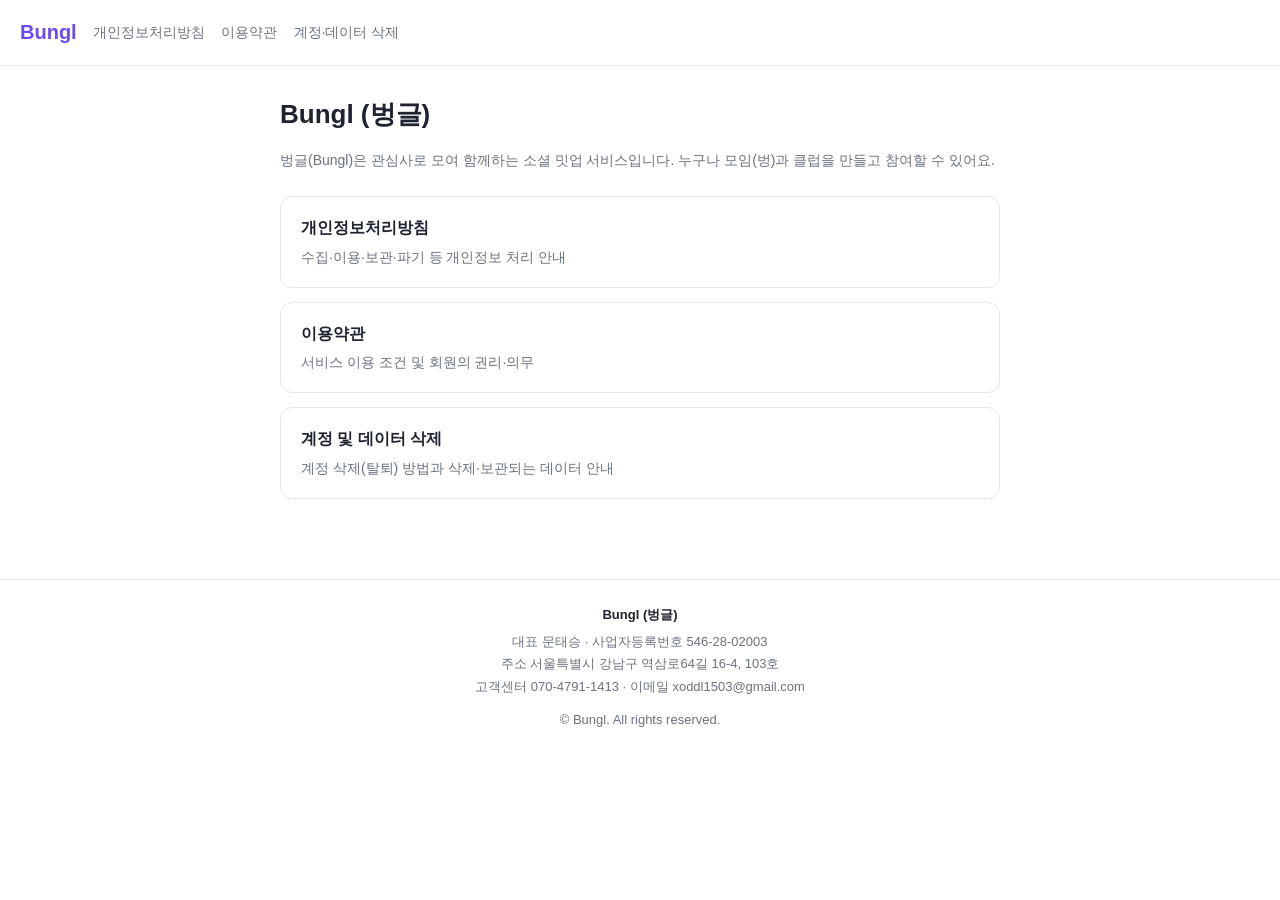
<file: index.html>
<!doctype html>
<html lang="ko">
<head>
  <meta charset="utf-8" />
  <meta name="viewport" content="width=device-width, initial-scale=1" />
  <title>Bungl — 약관 및 정책</title>
  <link rel="stylesheet" href="styles.css" />
</head>
<body>
  <header class="site">
    <a class="brand" href="./">Bungl</a>
    <nav>
      <a href="privacy.html">개인정보처리방침</a>
      <a href="terms.html">이용약관</a>
      <a href="account-deletion.html">계정·데이터 삭제</a>
    </nav>
  </header>
  <main>
    <h1>Bungl (벙글)</h1>
    <p class="muted">
      벙글(Bungl)은 관심사로 모여 함께하는 소셜 밋업 서비스입니다.
      누구나 모임(벙)과 클럽을 만들고 참여할 수 있어요.
    </p>
    <div class="cards">
      <a class="card" href="privacy.html">
        <div class="t">개인정보처리방침</div>
        <div class="d">수집·이용·보관·파기 등 개인정보 처리 안내</div>
      </a>
      <a class="card" href="terms.html">
        <div class="t">이용약관</div>
        <div class="d">서비스 이용 조건 및 회원의 권리·의무</div>
      </a>
      <a class="card" href="account-deletion.html">
        <div class="t">계정 및 데이터 삭제</div>
        <div class="d">계정 삭제(탈퇴) 방법과 삭제·보관되는 데이터 안내</div>
      </a>
    </div>
  </main>
  <footer class="site">
    <div class="biz">
      <div class="biz-name">Bungl (벙글)</div>
      <div>대표 문태승 · 사업자등록번호 546-28-02003</div>
      <div>주소 서울특별시 강남구 역삼로64길 16-4, 103호</div>
      <div>고객센터 070-4791-1413 · 이메일 <a href="mailto:xoddl1503@gmail.com">xoddl1503@gmail.com</a></div>
    </div>
    <div class="copy">© Bungl. All rights reserved.</div>
  </footer>
</body>
</html>
</file>
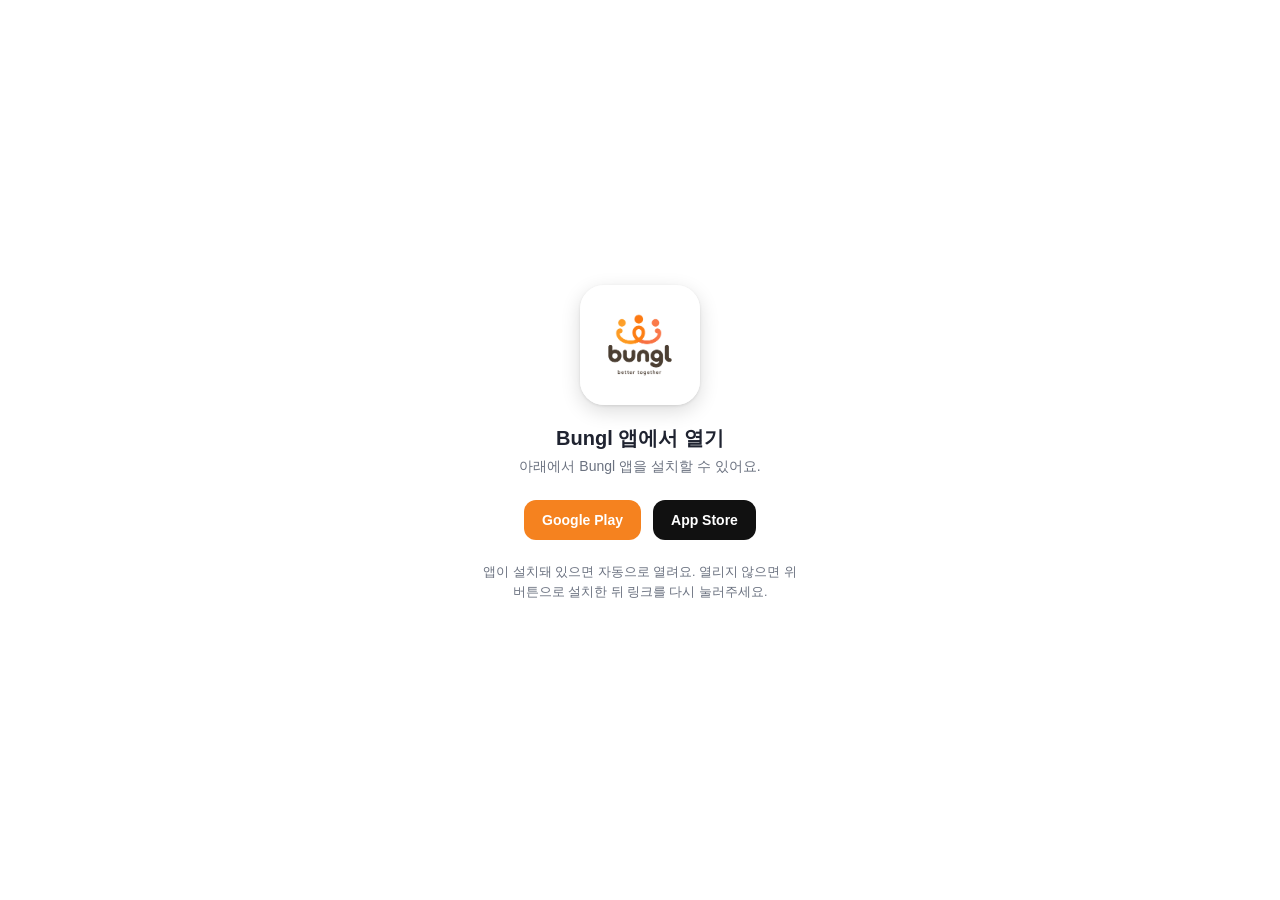
<file: b/index.html>
<!doctype html>
<html lang="ko">
<head>
  <meta charset="utf-8" />
  <meta name="viewport" content="width=device-width, initial-scale=1" />
  <title>Bungl 벙 초대</title>
  <meta property="og:type" content="website" />
  <meta property="og:site_name" content="Bungl" />
  <meta property="og:title" content="Bungl 벙에 초대받았어요" />
  <meta property="og:description" content="관심사로 모이는 소셜 밋업 — 링크를 열어 벙에 참여해보세요." />
  <meta property="og:image" content="https://bungl.org/og.png?v=4" />
  <meta property="og:image:width" content="1200" />
  <meta property="og:image:height" content="630" />
  <meta name="twitter:card" content="summary_large_image" />
  <meta name="twitter:title" content="Bungl 벙에 초대받았어요" />
  <meta name="twitter:image" content="https://bungl.org/og.png?v=4" />
  <link rel="stylesheet" href="../share.css" />
</head>
<body>
  <img class="logo" src="../og.png?v=4" alt="Bungl" />
  <h1>Bungl 앱에서 열기</h1>
  <p class="status" id="status">앱을 여는 중이에요…</p>
  <div class="stores" id="stores" style="display:none">
    <a class="store" id="play" href="#">Google Play</a>
    <a class="store alt" id="appstore" href="#">App Store</a>
  </div>
  <p class="hint">앱이 설치돼 있으면 자동으로 열려요. 열리지 않으면 위 버튼으로 설치한 뒤 링크를 다시 눌러주세요.</p>
  <script>window.BUNGL_TYPE = 'bung';</script>
  <script src="../share.js"></script>
</body>
</html>
</file>
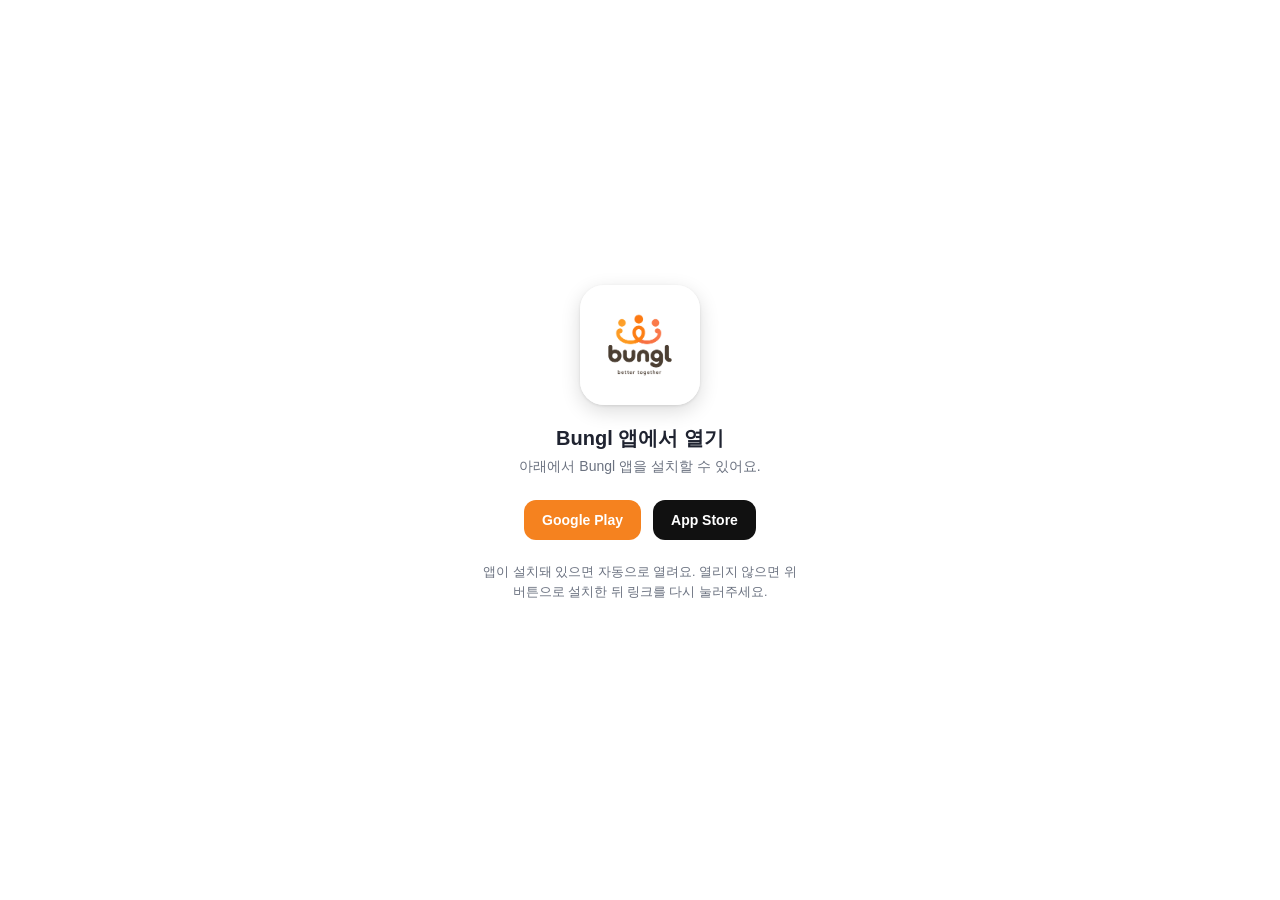
<file: c/index.html>
<!doctype html>
<html lang="ko">
<head>
  <meta charset="utf-8" />
  <meta name="viewport" content="width=device-width, initial-scale=1" />
  <title>Bungl 클럽 초대</title>
  <meta property="og:type" content="website" />
  <meta property="og:site_name" content="Bungl" />
  <meta property="og:title" content="Bungl 클럽에 초대받았어요" />
  <meta property="og:description" content="관심사로 모이는 소셜 밋업 — 링크를 열어 클럽을 둘러보세요." />
  <meta property="og:image" content="https://bungl.org/og.png?v=4" />
  <meta property="og:image:width" content="1200" />
  <meta property="og:image:height" content="630" />
  <meta name="twitter:card" content="summary_large_image" />
  <meta name="twitter:title" content="Bungl 클럽에 초대받았어요" />
  <meta name="twitter:image" content="https://bungl.org/og.png?v=4" />
  <link rel="stylesheet" href="../share.css" />
</head>
<body>
  <img class="logo" src="../og.png?v=4" alt="Bungl" />
  <h1>Bungl 앱에서 열기</h1>
  <p class="status" id="status">앱을 여는 중이에요…</p>
  <div class="stores" id="stores" style="display:none">
    <a class="store" id="play" href="#">Google Play</a>
    <a class="store alt" id="appstore" href="#">App Store</a>
  </div>
  <p class="hint">앱이 설치돼 있으면 자동으로 열려요. 열리지 않으면 위 버튼으로 설치한 뒤 링크를 다시 눌러주세요.</p>
  <script>window.BUNGL_TYPE = 'club';</script>
  <script src="../share.js"></script>
</body>
</html>
</file>
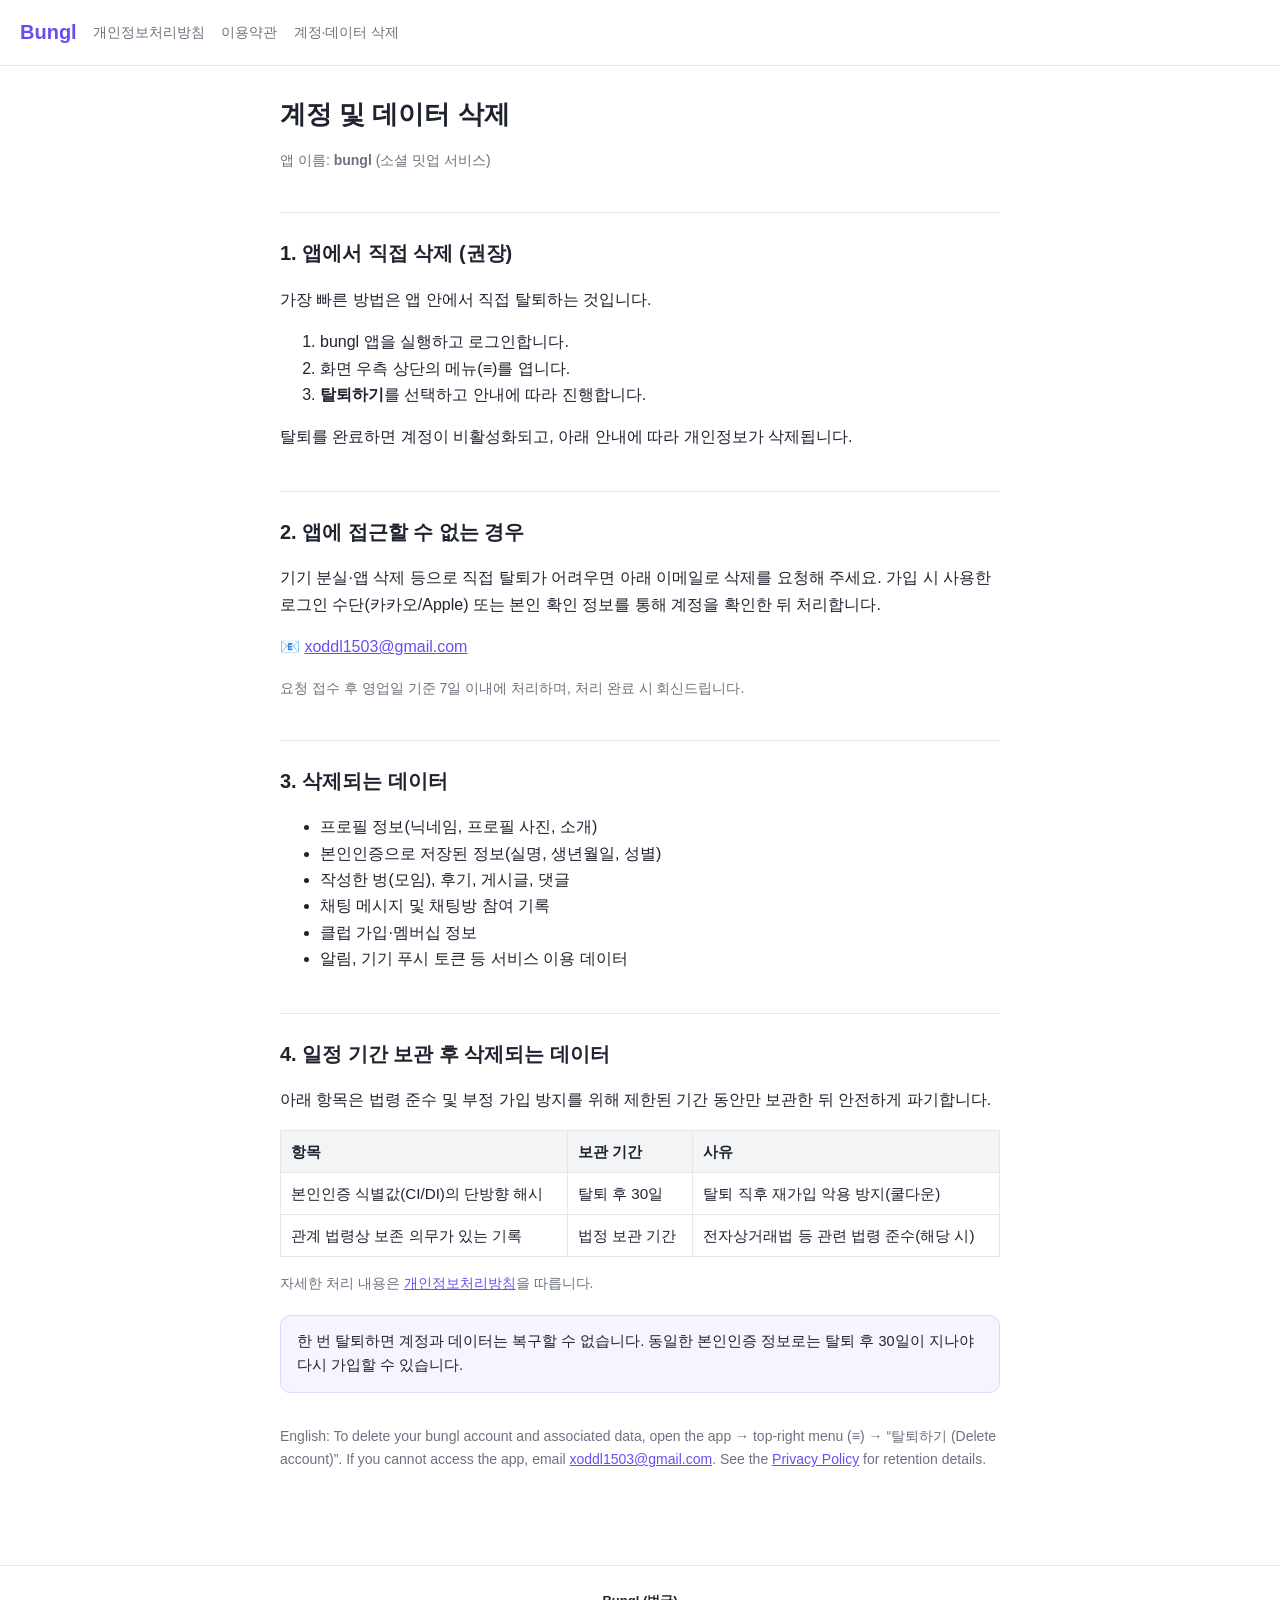
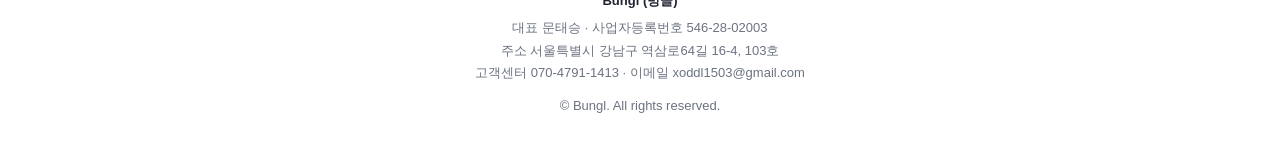
<file: account-deletion.html>
<!doctype html>
<html lang="ko">
<head>
  <meta charset="utf-8" />
  <meta name="viewport" content="width=device-width, initial-scale=1" />
  <title>계정 및 데이터 삭제 — bungl</title>
  <link rel="stylesheet" href="styles.css" />
</head>
<body>
  <header class="site">
    <a class="brand" href="./">Bungl</a>
    <nav>
      <a href="privacy.html">개인정보처리방침</a>
      <a href="terms.html">이용약관</a>
      <a href="account-deletion.html">계정·데이터 삭제</a>
    </nav>
  </header>
  <main>
    <h1>계정 및 데이터 삭제</h1>
    <p class="muted">앱 이름: <strong>bungl</strong> (소셜 밋업 서비스)</p>

    <h2>1. 앱에서 직접 삭제 (권장)</h2>
    <p>가장 빠른 방법은 앱 안에서 직접 탈퇴하는 것입니다.</p>
    <ol>
      <li>bungl 앱을 실행하고 로그인합니다.</li>
      <li>화면 우측 상단의 메뉴(≡)를 엽니다.</li>
      <li><strong>탈퇴하기</strong>를 선택하고 안내에 따라 진행합니다.</li>
    </ol>
    <p>탈퇴를 완료하면 계정이 비활성화되고, 아래 안내에 따라 개인정보가 삭제됩니다.</p>

    <h2>2. 앱에 접근할 수 없는 경우</h2>
    <p>
      기기 분실·앱 삭제 등으로 직접 탈퇴가 어려우면 아래 이메일로 삭제를 요청해
      주세요. 가입 시 사용한 로그인 수단(카카오/Apple) 또는 본인 확인 정보를 통해
      계정을 확인한 뒤 처리합니다.
    </p>
    <p>📧 <a href="mailto:xoddl1503@gmail.com">xoddl1503@gmail.com</a></p>
    <p class="muted">요청 접수 후 영업일 기준 7일 이내에 처리하며, 처리 완료 시 회신드립니다.</p>

    <h2>3. 삭제되는 데이터</h2>
    <ul>
      <li>프로필 정보(닉네임, 프로필 사진, 소개)</li>
      <li>본인인증으로 저장된 정보(실명, 생년월일, 성별)</li>
      <li>작성한 벙(모임), 후기, 게시글, 댓글</li>
      <li>채팅 메시지 및 채팅방 참여 기록</li>
      <li>클럽 가입·멤버십 정보</li>
      <li>알림, 기기 푸시 토큰 등 서비스 이용 데이터</li>
    </ul>

    <h2>4. 일정 기간 보관 후 삭제되는 데이터</h2>
    <p>
      아래 항목은 법령 준수 및 부정 가입 방지를 위해 제한된 기간 동안만 보관한 뒤
      안전하게 파기합니다.
    </p>
    <table>
      <thead>
        <tr><th>항목</th><th>보관 기간</th><th>사유</th></tr>
      </thead>
      <tbody>
        <tr>
          <td>본인인증 식별값(CI/DI)의 단방향 해시</td>
          <td>탈퇴 후 30일</td>
          <td>탈퇴 직후 재가입 악용 방지(쿨다운)</td>
        </tr>
        <tr>
          <td>관계 법령상 보존 의무가 있는 기록</td>
          <td>법정 보관 기간</td>
          <td>전자상거래법 등 관련 법령 준수(해당 시)</td>
        </tr>
      </tbody>
    </table>
    <p class="muted">
      자세한 처리 내용은 <a href="privacy.html">개인정보처리방침</a>을 따릅니다.
    </p>

    <div class="note">
      한 번 탈퇴하면 계정과 데이터는 복구할 수 없습니다. 동일한 본인인증 정보로는
      탈퇴 후 30일이 지나야 다시 가입할 수 있습니다.
    </div>

    <p class="muted" style="margin-top:32px">
      English: To delete your bungl account and associated data, open the app →
      top-right menu (≡) → “탈퇴하기 (Delete account)”. If you cannot access the app,
      email <a href="mailto:xoddl1503@gmail.com">xoddl1503@gmail.com</a>. See the
      <a href="privacy.html">Privacy Policy</a> for retention details.
    </p>
  </main>
  <footer class="site">
    <div class="biz">
      <div class="biz-name">Bungl (벙글)</div>
      <div>대표 문태승 · 사업자등록번호 546-28-02003</div>
      <div>주소 서울특별시 강남구 역삼로64길 16-4, 103호</div>
      <div>고객센터 070-4791-1413 · 이메일 <a href="mailto:xoddl1503@gmail.com">xoddl1503@gmail.com</a></div>
    </div>
    <div class="copy">© Bungl. All rights reserved.</div>
  </footer>
</body>
</html>
</file>
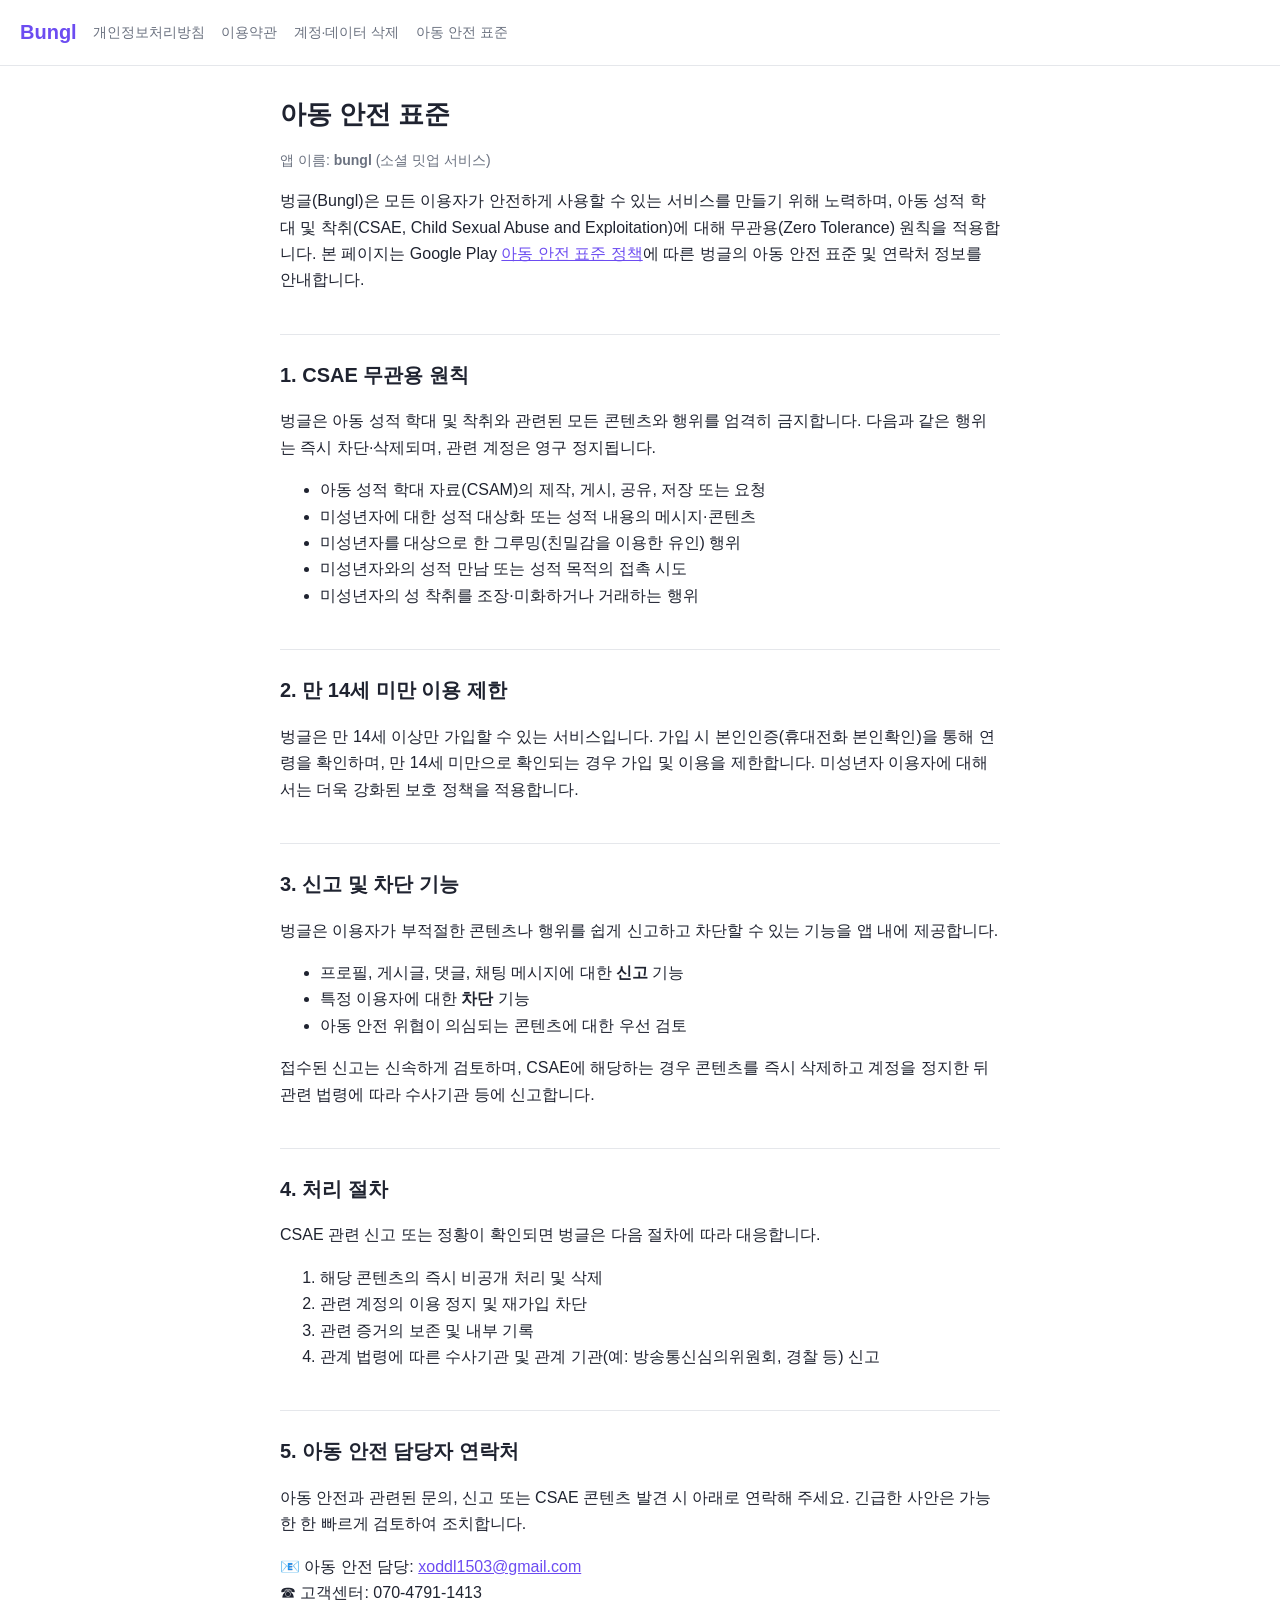
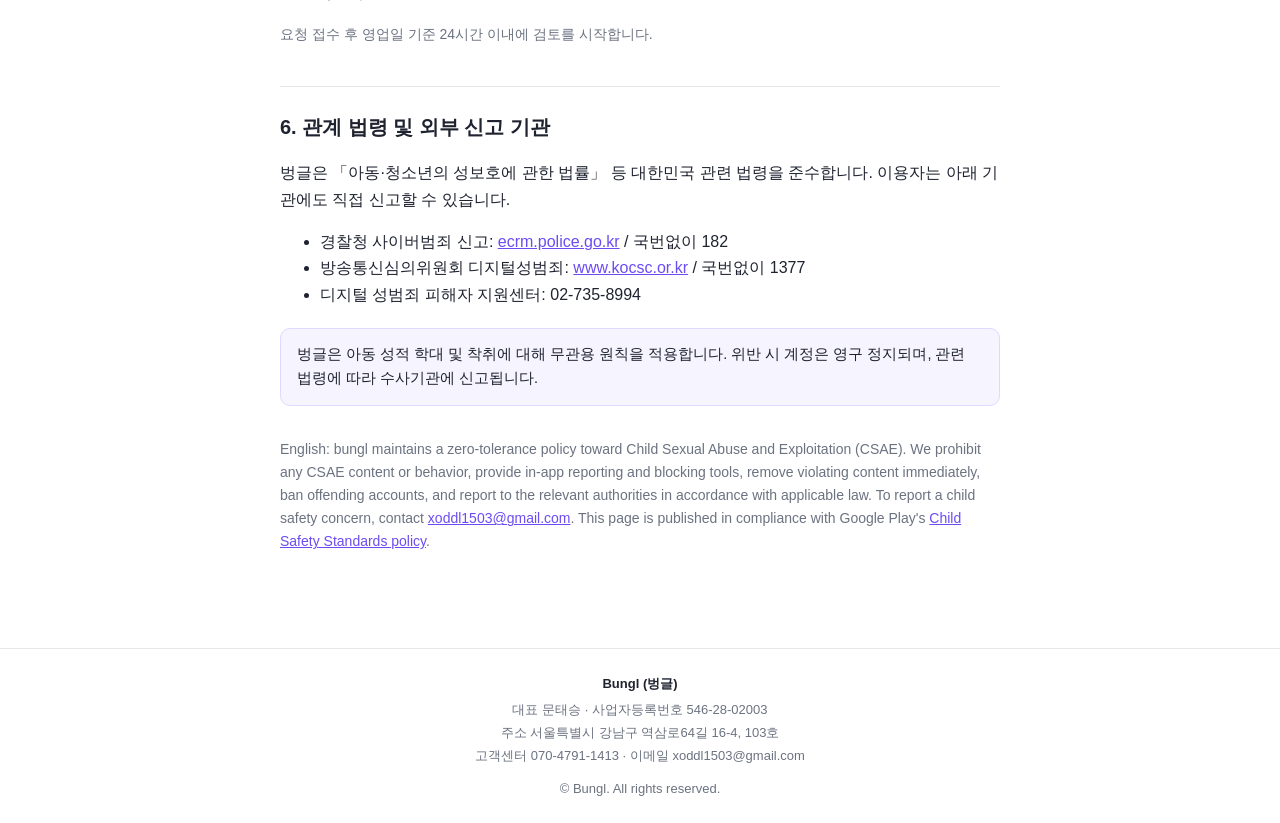
<file: child-safety.html>
<!doctype html>
<html lang="ko">
<head>
<meta charset="utf-8" />
<meta name="viewport" content="width=device-width, initial-scale=1" />
<title>아동 안전 표준 — bungl</title>
<link rel="stylesheet" href="styles.css" />
</head>
<body>
<header class="site">
<a class="brand" href="./">Bungl</a>
<nav>
<a href="privacy.html">개인정보처리방침</a>
<a href="terms.html">이용약관</a>
<a href="account-deletion.html">계정·데이터 삭제</a>
<a href="child-safety.html">아동 안전 표준</a>
</nav>
</header>
<main>
<h1>아동 안전 표준</h1>
<p class="muted">앱 이름: <strong>bungl</strong> (소셜 밋업 서비스)</p>

<p>
벙글(Bungl)은 모든 이용자가 안전하게 사용할 수 있는 서비스를 만들기 위해 노력하며,
아동 성적 학대 및 착취(CSAE, Child Sexual Abuse and Exploitation)에 대해
무관용(Zero Tolerance) 원칙을 적용합니다. 본 페이지는 Google Play
<a href="https://support.google.com/googleplay/android-developer/answer/14747720" target="_blank" rel="noopener">아동 안전 표준 정책</a>에
따른 벙글의 아동 안전 표준 및 연락처 정보를 안내합니다.
</p>

<h2>1. CSAE 무관용 원칙</h2>
<p>
벙글은 아동 성적 학대 및 착취와 관련된 모든 콘텐츠와 행위를 엄격히 금지합니다.
다음과 같은 행위는 즉시 차단·삭제되며, 관련 계정은 영구 정지됩니다.
</p>
<ul>
<li>아동 성적 학대 자료(CSAM)의 제작, 게시, 공유, 저장 또는 요청</li>
<li>미성년자에 대한 성적 대상화 또는 성적 내용의 메시지·콘텐츠</li>
<li>미성년자를 대상으로 한 그루밍(친밀감을 이용한 유인) 행위</li>
<li>미성년자와의 성적 만남 또는 성적 목적의 접촉 시도</li>
<li>미성년자의 성 착취를 조장·미화하거나 거래하는 행위</li>
</ul>

<h2>2. 만 14세 미만 이용 제한</h2>
<p>
벙글은 만 14세 이상만 가입할 수 있는 서비스입니다. 가입 시 본인인증(휴대전화
본인확인)을 통해 연령을 확인하며, 만 14세 미만으로 확인되는 경우 가입 및 이용을
제한합니다. 미성년자 이용자에 대해서는 더욱 강화된 보호 정책을 적용합니다.
</p>

<h2>3. 신고 및 차단 기능</h2>
<p>
벙글은 이용자가 부적절한 콘텐츠나 행위를 쉽게 신고하고 차단할 수 있는 기능을
앱 내에 제공합니다.
</p>
<ul>
<li>프로필, 게시글, 댓글, 채팅 메시지에 대한 <strong>신고</strong> 기능</li>
<li>특정 이용자에 대한 <strong>차단</strong> 기능</li>
<li>아동 안전 위협이 의심되는 콘텐츠에 대한 우선 검토</li>
</ul>
<p>
접수된 신고는 신속하게 검토하며, CSAE에 해당하는 경우 콘텐츠를 즉시 삭제하고
계정을 정지한 뒤 관련 법령에 따라 수사기관 등에 신고합니다.
</p>

<h2>4. 처리 절차</h2>
<p>
CSAE 관련 신고 또는 정황이 확인되면 벙글은 다음 절차에 따라 대응합니다.
</p>
<ol>
<li>해당 콘텐츠의 즉시 비공개 처리 및 삭제</li>
<li>관련 계정의 이용 정지 및 재가입 차단</li>
<li>관련 증거의 보존 및 내부 기록</li>
<li>관계 법령에 따른 수사기관 및 관계 기관(예: 방송통신심의위원회, 경찰 등) 신고</li>
</ol>

<h2>5. 아동 안전 담당자 연락처</h2>
<p>
아동 안전과 관련된 문의, 신고 또는 CSAE 콘텐츠 발견 시 아래로 연락해 주세요.
긴급한 사안은 가능한 한 빠르게 검토하여 조치합니다.
</p>
<p>
📧 아동 안전 담당: <a href="mailto:xoddl1503@gmail.com">xoddl1503@gmail.com</a><br />
☎ 고객센터: 070-4791-1413
</p>
<p class="muted">요청 접수 후 영업일 기준 24시간 이내에 검토를 시작합니다.</p>

<h2>6. 관계 법령 및 외부 신고 기관</h2>
<p>
벙글은 「아동·청소년의 성보호에 관한 법률」 등 대한민국 관련 법령을 준수합니다.
이용자는 아래 기관에도 직접 신고할 수 있습니다.
</p>
<ul>
<li>경찰청 사이버범죄 신고: <a href="https://ecrm.police.go.kr" target="_blank" rel="noopener">ecrm.police.go.kr</a> / 국번없이 182</li>
<li>방송통신심의위원회 디지털성범죄: <a href="https://www.kocsc.or.kr" target="_blank" rel="noopener">www.kocsc.or.kr</a> / 국번없이 1377</li>
<li>디지털 성범죄 피해자 지원센터: 02-735-8994</li>
</ul>

<div class="note">
벙글은 아동 성적 학대 및 착취에 대해 무관용 원칙을 적용합니다. 위반 시 계정은
영구 정지되며, 관련 법령에 따라 수사기관에 신고됩니다.
</div>

<p class="muted" style="margin-top:32px">
English: bungl maintains a zero-tolerance policy toward Child Sexual Abuse and
Exploitation (CSAE). We prohibit any CSAE content or behavior, provide in-app
reporting and blocking tools, remove violating content immediately, ban offending
accounts, and report to the relevant authorities in accordance with applicable law.
To report a child safety concern, contact
<a href="mailto:xoddl1503@gmail.com">xoddl1503@gmail.com</a>. This page is published
in compliance with Google Play's
<a href="https://support.google.com/googleplay/android-developer/answer/14747720" target="_blank" rel="noopener">Child Safety Standards policy</a>.
</p>
</main>
<footer class="site">
<div class="biz">
<div class="biz-name">Bungl (벙글)</div>
<div>대표 문태승 · 사업자등록번호 546-28-02003</div>
<div>주소 서울특별시 강남구 역삼로64길 16-4, 103호</div>
<div>고객센터 070-4791-1413 · 이메일 <a href="mailto:xoddl1503@gmail.com">xoddl1503@gmail.com</a></div>
</div>
<div class="copy">© Bungl. All rights reserved.</div>
</footer>
</body>
</html>
</file>
<file: styles.css>
:root {
  --fg: #1f2330;
  --muted: #6b7280;
  --bg: #ffffff;
  --accent: #6c4cf1;
  --border: #e5e7eb;
  --code-bg: #f3f4f6;
}
* { box-sizing: border-box; }
html { -webkit-text-size-adjust: 100%; }
body {
  margin: 0;
  font-family: -apple-system, BlinkMacSystemFont, "Apple SD Gothic Neo",
    "Malgun Gothic", "Segoe UI", Roboto, sans-serif;
  color: var(--fg);
  background: var(--bg);
  line-height: 1.65;
}
header.site {
  border-bottom: 1px solid var(--border);
  padding: 16px 20px;
  display: flex;
  align-items: center;
  gap: 16px;
  flex-wrap: wrap;
}
header.site .brand {
  font-weight: 800;
  font-size: 20px;
  color: var(--accent);
  text-decoration: none;
}
header.site nav a {
  color: var(--muted);
  text-decoration: none;
  font-size: 14px;
  margin-right: 12px;
}
header.site nav a:hover { color: var(--fg); }
main {
  max-width: 760px;
  margin: 0 auto;
  padding: 32px 20px 80px;
}
main h1 { font-size: 26px; line-height: 1.3; margin-top: 0; }
main h2 { font-size: 20px; margin-top: 2em; border-top: 1px solid var(--border); padding-top: 1.2em; }
main h3 { font-size: 16px; }
main a { color: var(--accent); }
main code { background: var(--code-bg); padding: 1px 5px; border-radius: 4px; font-size: 0.9em; }
main table { border-collapse: collapse; width: 100%; margin: 1em 0; font-size: 0.95em; }
main th, main td { border: 1px solid var(--border); padding: 8px 10px; text-align: left; }
main th { background: var(--code-bg); }
.muted { color: var(--muted); font-size: 14px; }
.note {
  background: #f6f4ff;
  border: 1px solid #e0d8ff;
  border-radius: 10px;
  padding: 14px 16px;
  margin: 20px 0;
  font-size: 14.5px;
}
footer.site {
  border-top: 1px solid var(--border);
  padding: 24px 20px;
  color: var(--muted);
  font-size: 13px;
  text-align: center;
}
footer.site .biz { line-height: 1.75; }
footer.site .biz-name { font-weight: 700; color: var(--fg); margin-bottom: 4px; }
footer.site .biz a { color: inherit; text-decoration: none; }
footer.site .copy { margin-top: 10px; }
.cards { display: grid; gap: 14px; margin-top: 24px; }
.card {
  display: block;
  border: 1px solid var(--border);
  border-radius: 12px;
  padding: 18px 20px;
  text-decoration: none;
  color: var(--fg);
  transition: border-color .15s, transform .15s;
}
.card:hover { border-color: var(--accent); transform: translateY(-1px); }
.card .t { font-weight: 700; font-size: 16px; }
.card .d { color: var(--muted); font-size: 14px; margin-top: 4px; }
</file>
<file: share.css>
:root { --fg:#1f2330; --muted:#6b7280; --accent:#f5821f; }
* { box-sizing: border-box; }
body {
  margin:0; min-height:100vh; display:flex; flex-direction:column;
  align-items:center; justify-content:center; text-align:center;
  font-family:-apple-system,BlinkMacSystemFont,"Apple SD Gothic Neo","Malgun Gothic","Segoe UI",Roboto,sans-serif;
  color:var(--fg); background:#fff; padding:24px;
}
img.logo {
  width:120px; height:120px; border-radius:24px; object-fit:cover;
  /* 흰 배경에 묻히지 않게 카드처럼 테두리 그림자 */
  box-shadow:0 6px 20px rgba(0,0,0,.14), 0 1px 3px rgba(0,0,0,.10);
}
h1 { font-size:20px; margin:20px 0 6px; }
p.status { color:var(--muted); font-size:14px; margin:0 0 24px; }
.stores { display:flex; gap:12px; flex-wrap:wrap; justify-content:center; }
.store {
  display:inline-block; padding:12px 18px; border-radius:12px;
  background:var(--accent); color:#fff; text-decoration:none; font-weight:700; font-size:14px;
}
.store.alt { background:#111; }
.hint { color:var(--muted); font-size:12.5px; margin-top:22px; max-width:320px; line-height:1.6; }
</file>
